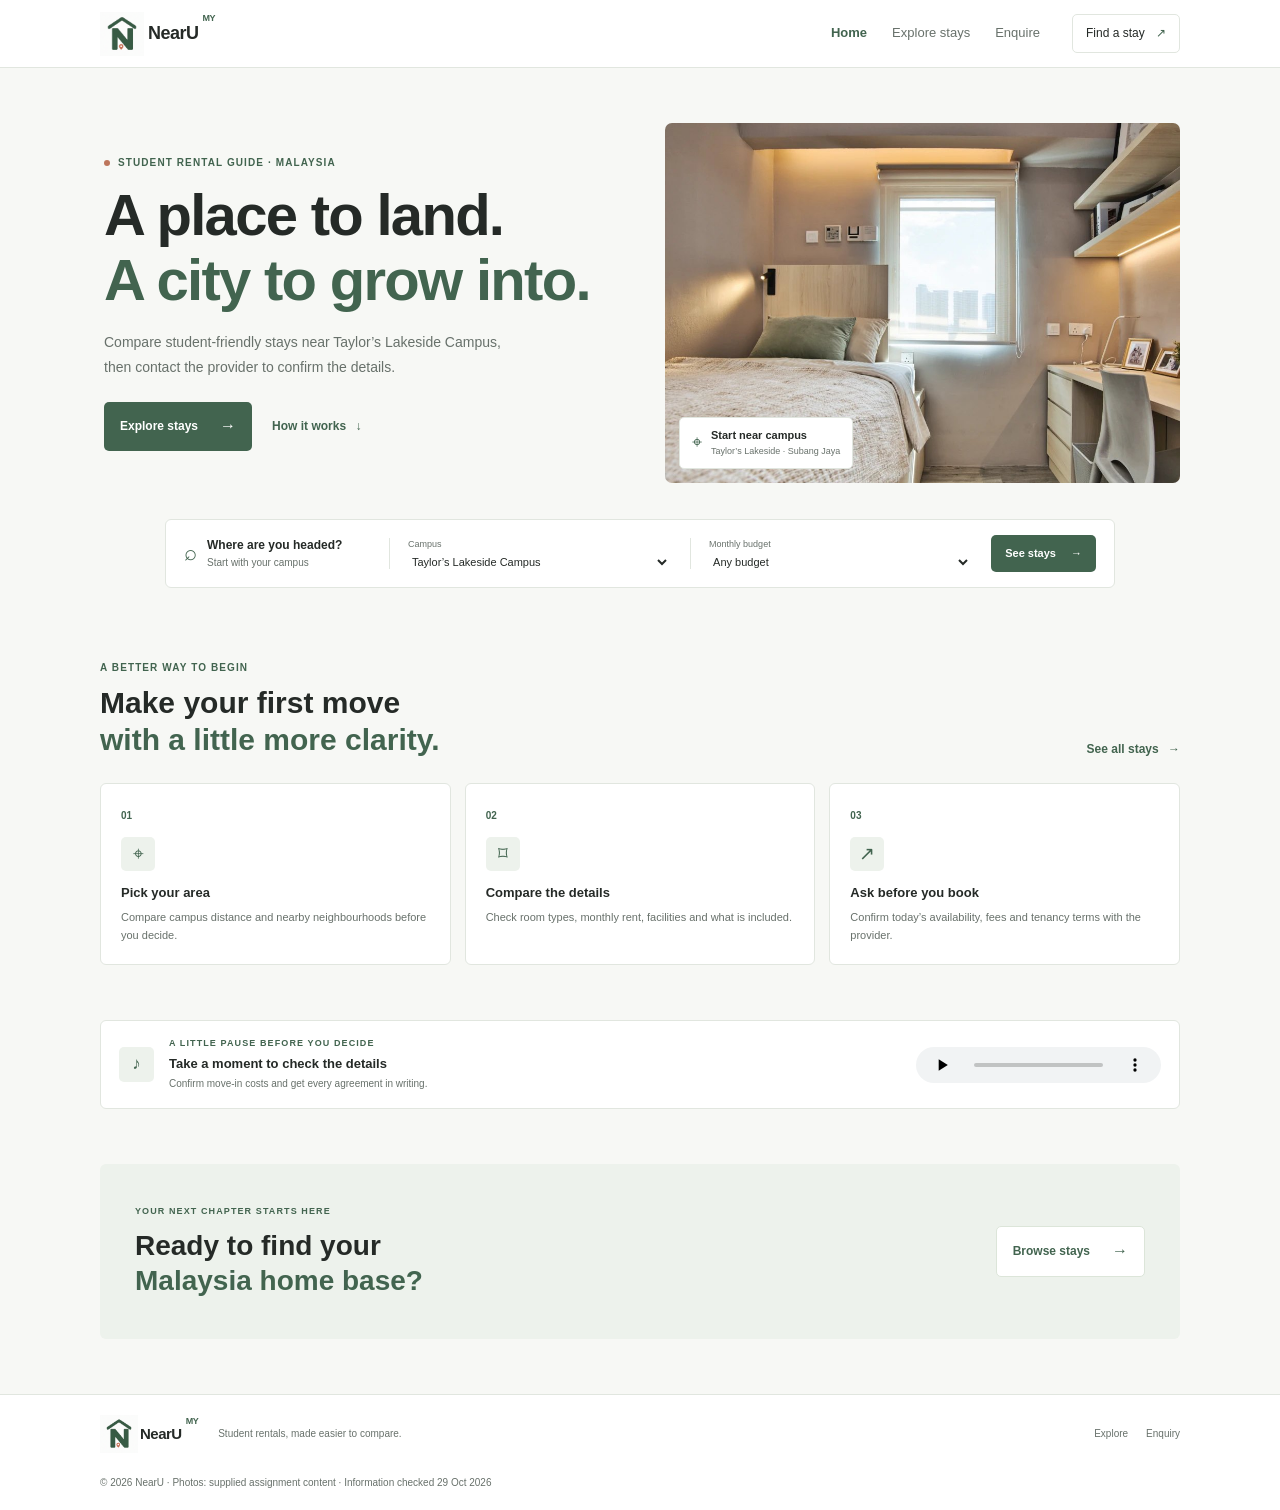
<file: index.html>
<!doctype html>
<html lang="en">
<head>
  <meta charset="utf-8">
  <!-- Render at device width on phones so the media queries in styles.css apply. -->
  <meta name="viewport" content="width=device-width, initial-scale=1">
  <meta name="description" content="A simple guide to student rentals around Taylor's University Lakeside Campus, Malaysia.">
  <title>NearU | Find your place in Malaysia</title>
  <link rel="stylesheet" href="styles.css">
  <link rel="icon" type="image/png" href="media/nearu-symbol.png">
</head>
<body>
  <!-- Shared header (same structure on every page; only the .active link and the CTA text differ).
       The ☰ .menu-toggle button is visible only at ≤600px; app.js toggles .main-nav.open and aria-expanded.
       The logo image has alt="" on purpose: it is decorative and the "NearU" text sits next to it. -->
  <header class="site-header">
    <a class="brand" href="index.html"><img class="brand-mark" src="media/nearu-symbol.png" alt="" width="44" height="44" decoding="async">NearU<span class="brand-country">MY</span></a>
    <button class="menu-toggle" aria-label="Open navigation" aria-expanded="false">☰</button>
    <nav class="main-nav">
      <a class="active" href="index.html">Home</a>
      <a href="stays.html">Explore stays</a>
      <a href="enquiry.html">Enquire</a>
    </nav>
    <a class="nav-cta" href="stays.html">Find a stay <span>↗</span></a>
  </header>

  <main>
    <!-- Hero: two columns (copy | image) on desktop, stacked at ≤600px. -->
    <section class="hero">
      <div class="hero-copy">
        <p class="eyebrow"><span class="eyebrow-dot"></span> STUDENT RENTAL GUIDE · MALAYSIA</p>
        <h1>A place to land.<br><em>A city to grow into.</em></h1>
        <p class="hero-text">Compare student-friendly stays near Taylor’s Lakeside Campus, then contact the provider to confirm the details.</p>
        <div class="hero-actions">
          <a class="button button-dark" href="stays.html">Explore stays <span>→</span></a>
          <!-- Jumps to the #how-it-works section below (smooth scroll is set in CSS). -->
          <a class="text-link" href="#how-it-works">How it works <span>↓</span></a>
        </div>
      </div>
      <div class="hero-visual">
        <img src="media/content-photo-2.jpg" alt="U Residence single room from the supplied accommodation photos">
        <div class="image-tag">
          <span class="tag-icon">⌖</span>
          <div>
            <b>Start near campus</b>
            <small>Taylor’s Lakeside · Subang Jaya</small>
          </div>
        </div>
      </div>
    </section>

    <!-- Quick search: decorative only. The selects have no name and are not wired to JS;
         "See stays" is a plain link, so the chosen budget is not passed to stays.html. -->
    <section class="quick-search" aria-label="Quick search">
      <div class="search-intro">
        <span class="search-icon">⌕</span>
        <div>
          <b>Where are you headed?</b>
          <small>Start with your campus</small>
        </div>
      </div>
      <div class="search-field">
        <label for="campus">Campus</label>
        <select id="campus">
          <option>Taylor’s Lakeside Campus</option>
        </select>
      </div>
      <div class="search-field">
        <label for="budget-home">Monthly budget</label>
        <select id="budget-home">
          <option>Any budget</option>
          <option>Under RM 2,500</option>
          <option>Under RM 3,500</option>
        </select>
      </div>
      <a class="search-submit" href="stays.html">See stays <span>→</span></a>
    </section>

    <!-- How it works: three step cards (3 columns on desktop, 1 column at ≤600px).
         id="how-it-works" is the target of the hero's "How it works" link. -->
    <section class="section" id="how-it-works">
      <div class="section-heading">
        <div>
          <p class="eyebrow">A BETTER WAY TO BEGIN</p>
          <h2>Make your first move<br><em>with a little more clarity.</em></h2>
        </div>
        <a class="text-link" href="stays.html">See all stays <span>→</span></a>
      </div>
      <div class="steps-grid">
        <article class="step-card">
          <span class="step-number">01</span>
          <div class="step-illustration">⌖</div>
          <h3>Pick your area</h3>
          <p>Compare campus distance and nearby neighbourhoods before you decide.</p>
        </article>
        <article class="step-card">
          <span class="step-number">02</span>
          <div class="step-illustration">⌑</div>
          <h3>Compare the details</h3>
          <p>Check room types, monthly rent, facilities and what is included.</p>
        </article>
        <article class="step-card">
          <span class="step-number">03</span>
          <div class="step-illustration">↗</div>
          <h3>Ask before you book</h3>
          <p>Confirm today’s availability, fees and tenancy terms with the provider.</p>
        </article>
      </div>
    </section>

    <!-- preload="none" asks the browser not to preload the audio.
         Text inside <audio> is fallback content for browsers without audio support.
         No transcript or text alternative for the audio is provided here. -->
    <section class="audio-tip">
      <div class="audio-badge">♪</div>
      <div class="audio-copy">
        <p class="eyebrow">A LITTLE PAUSE BEFORE YOU DECIDE</p>
        <h3>Take a moment to check the details</h3>
        <p>Confirm move-in costs and get every agreement in writing.</p>
      </div>
      <audio controls preload="none" aria-label="Short rental safety tip">
        <source src="media/arrival-chime.wav" type="audio/wav">
        Your browser does not support embedded audio.
      </audio>
    </section>

    <!-- Closing call to action: side by side on desktop, stacked at ≤600px. -->
    <section class="home-cta">
      <div>
        <p class="eyebrow">YOUR NEXT CHAPTER STARTS HERE</p>
        <h2>Ready to find your<br><em>Malaysia home base?</em></h2>
      </div>
      <a class="button button-light" href="stays.html">Browse stays <span>→</span></a>
    </section>
  </main>

  <!-- Shared footer. -->
  <footer class="site-footer">
    <a class="brand" href="index.html"><img class="brand-mark" src="media/nearu-symbol.png" alt="" width="44" height="44" decoding="async">NearU<span class="brand-country">MY</span></a>
    <p>Student rentals, made easier to compare.</p>
    <div>
      <a href="stays.html">Explore</a>
      <a href="enquiry.html">Enquiry</a>
    </div>
    <small>© 2026 NearU · Photos: supplied assignment content · Information checked 29 Oct 2026</small>
  </footer>

  <!-- Shared script: menu, filters, save buttons and form validation. Each feature
       checks that its elements exist, so the same file works on every page. -->
  <script src="app.js"></script>
</body>
</html>
</file>
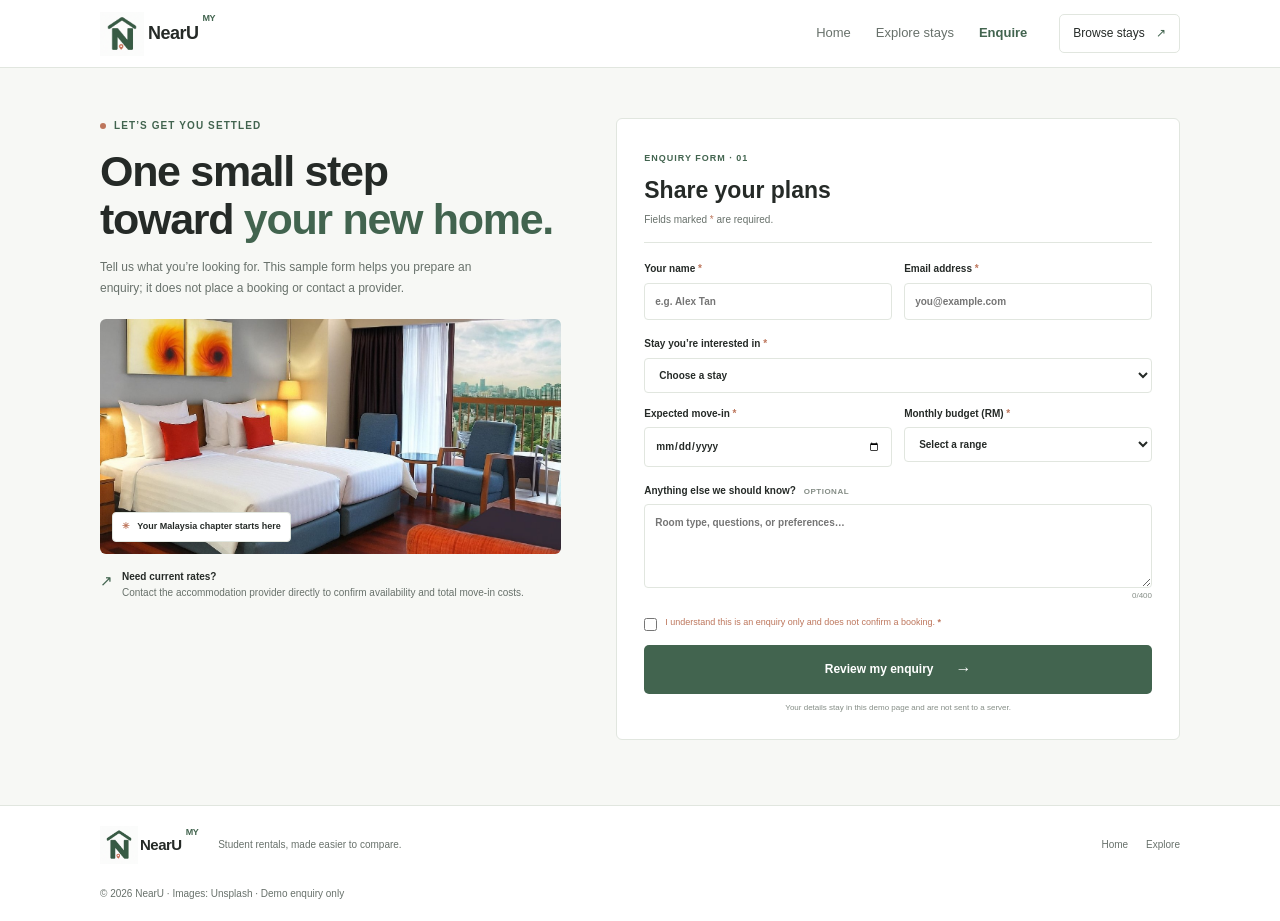
<file: enquiry.html>
<!doctype html>
<html lang="en">
<head>
  <meta charset="utf-8">
  <meta name="viewport" content="width=device-width, initial-scale=1">
  <meta name="description" content="Send a student accommodation enquiry to help plan your move to Malaysia.">
  <title>Enquire | NearU</title>
  <link rel="stylesheet" href="styles.css">
  <link rel="icon" type="image/png" href="media/nearu-symbol.png">
</head>
<body>
  <!-- Shared header (see index.html for notes). -->
  <header class="site-header">
    <a class="brand" href="index.html"><img class="brand-mark" src="media/nearu-symbol.png" alt="" width="44" height="44" decoding="async">NearU<span class="brand-country">MY</span></a>
    <button class="menu-toggle" aria-label="Open navigation" aria-expanded="false">☰</button>
    <nav class="main-nav">
      <a href="index.html">Home</a>
      <a href="stays.html">Explore stays</a>
      <a class="active" href="enquiry.html">Enquire</a>
    </nav>
    <a class="nav-cta" href="stays.html">Browse stays <span>↗</span></a>
  </header>

  <!-- Two columns on desktop (intro | form); at ≤600px the intro sits above the form. -->
  <main class="enquiry-page">
    <section class="enquiry-aside">
      <p class="eyebrow"><span class="eyebrow-dot"></span> LET’S GET YOU SETTLED</p>
      <h1>One small step<br>toward <em>your new home.</em></h1>
      <p>Tell us what you’re looking for. This sample form helps you prepare an enquiry; it does not place a booking or contact a provider.</p>
      <div class="aside-image">
        <img src="media/content-photo-8.jpg" alt="Warm, welcoming apartment interior">
        <div class="image-caption"><span>✳</span> Your Malaysia chapter starts here</div>
      </div>
      <div class="contact-reminder">
        <span>↗</span>
        <p><b>Need current rates?</b><br>Contact the accommodation provider directly to confirm availability and total move-in costs.</p>
      </div>
    </section>

    <section class="form-panel">
      <div class="form-heading">
        <span class="form-step">ENQUIRY FORM · 01</span>
        <h2>Share your plans</h2>
        <p>Fields marked <span class="required-star">*</span> are required.</p>
      </div>

      <!-- Enquiry form. `novalidate` turns off the browser's validation bubbles; app.js validates
           instead and writes messages into each field's <small class="field-error">.
           Each <label> wraps its control and its error element, and app.js finds the error via
           field.closest('label'), so keep that nesting when editing.
           Submitting calls preventDefault: nothing is sent to a server. -->
      <form id="enquiry-form" novalidate>
        <!-- Name + email (two columns on desktop, one at ≤600px).
             Rules: name needs at least 2 characters; email must look like x@y.z. -->
        <div class="form-row">
          <label for="full-name">Your name <span>*</span>
            <input id="full-name" name="name" type="text" autocomplete="name" placeholder="e.g. Alex Tan" required minlength="2">
            <small class="field-error"></small>
          </label>
          <label for="email">Email address <span>*</span>
            <input id="email" name="email" type="email" autocomplete="email" placeholder="you@example.com" required>
            <small class="field-error"></small>
          </label>
        </div>

        <!-- Can be pre-selected from the URL (?stay=…), see app.js 3a.
             The empty-value first option triggers the "required" error. -->
        <label for="stay-choice">Stay you’re interested in <span>*</span>
          <select id="stay-choice" name="stay" required>
            <option value="">Choose a stay</option>
            <option>U Residence</option>
            <option>YOIHO Dorsett Waterfront</option>
            <option>Balcony Studio · Sunway Resort</option>
            <option>I’m still exploring</option>
          </select>
          <small class="field-error"></small>
        </label>

        <!-- Move-in date + budget. app.js sets the date's min to today's local date. -->
        <div class="form-row">
          <label for="move-date">Expected move-in <span>*</span>
            <input id="move-date" name="moveDate" type="date" required>
            <small class="field-error"></small>
          </label>
          <label for="monthly-budget">Monthly budget (RM) <span>*</span>
            <select id="monthly-budget" name="budget" required>
              <option value="">Select a range</option>
              <option>Under RM 2,000</option>
              <option>RM 2,000–2,999</option>
              <option>RM 3,000–4,000</option>
              <option>Above RM 4,000</option>
              <option>Flexible</option>
            </select>
            <small class="field-error"></small>
          </label>
        </div>

        <!-- Optional message: the browser enforces maxlength="400"; app.js updates #char-count live. -->
        <label for="message">Anything else we should know? <small class="optional-label">OPTIONAL</small>
          <textarea id="message" name="message" rows="4" maxlength="400" placeholder="Room type, questions, or preferences…"></textarea>
          <small class="character-count"><span id="char-count">0</span>/400</small>
        </label>

        <!-- Consent must be checked to submit. Its error goes in #consent-error, which sits outside
             the label, so app.js handles it separately from the other fields. -->
        <label class="consent">
          <input type="checkbox" id="consent" required>
          <span>I understand this is an enquiry only and does not confirm a booking. <b>*</b></span>
        </label>
        <small class="field-error" id="consent-error"></small>

        <button class="button button-dark submit-button" type="submit">Review my enquiry <span>→</span></button>
        <p class="privacy-note">Your details stay in this demo page and are not sent to a server.</p>

        <!-- Success message: hidden until a valid submit (CSS .form-success[hidden] keeps it hidden).
             role="status" makes screen readers announce it when it appears. -->
        <div class="form-success" id="form-success" role="status" hidden>
          <span>✓</span>
          <div>
            <b>Enquiry details look good.</b>
            <p>This demo does not send your information. Please contact the provider to confirm current details.</p>
          </div>
        </div>
      </form>
    </section>
  </main>

  <!-- Shared footer. -->
  <footer class="site-footer">
    <a class="brand" href="index.html"><img class="brand-mark" src="media/nearu-symbol.png" alt="" width="44" height="44" decoding="async">NearU<span class="brand-country">MY</span></a>
    <p>Student rentals, made easier to compare.</p>
    <div>
      <a href="index.html">Home</a>
      <a href="stays.html">Explore</a>
    </div>
    <small>© 2026 NearU · Images: Unsplash · Demo enquiry only</small>
  </footer>

  <script src="app.js"></script>
</body>
</html>
</file>
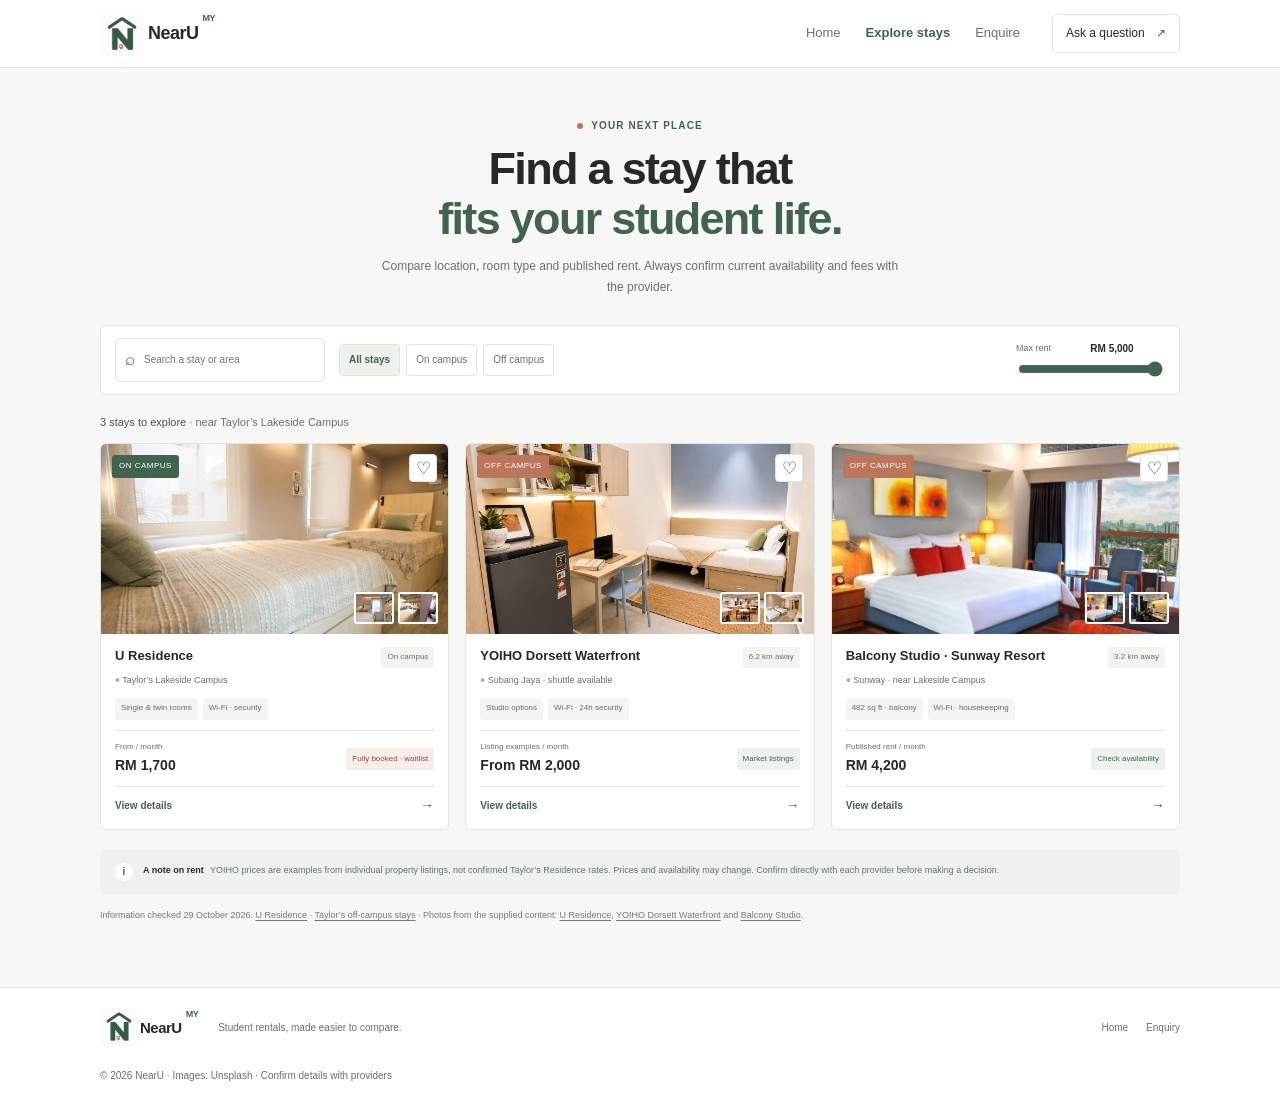
<file: stays.html>
<!doctype html>
<html lang="en">
<head>
  <meta charset="utf-8">
  <meta name="viewport" content="width=device-width, initial-scale=1">
  <meta name="description" content="Browse and filter student accommodation near Taylor's Lakeside Campus.">
  <title>Explore stays | NearU</title>
  <link rel="stylesheet" href="styles.css">
  <link rel="icon" type="image/png" href="media/nearu-symbol.png">
</head>
<body>
  <!-- Shared header (see index.html for notes). -->
  <header class="site-header">
    <a class="brand" href="index.html"><img class="brand-mark" src="media/nearu-symbol.png" alt="" width="44" height="44" decoding="async">NearU<span class="brand-country">MY</span></a>
    <button class="menu-toggle" aria-label="Open navigation" aria-expanded="false">☰</button>
    <nav class="main-nav">
      <a href="index.html">Home</a>
      <a class="active" href="stays.html">Explore stays</a>
      <a href="enquiry.html">Enquire</a>
    </nav>
    <a class="nav-cta" href="enquiry.html">Ask a question <span>↗</span></a>
  </header>

  <main class="listing-page">
    <section class="listing-intro">
      <p class="eyebrow"><span class="eyebrow-dot"></span> YOUR NEXT PLACE</p>
      <h1>Find a stay that<br><em>fits your student life.</em></h1>
      <p>Compare location, room type and published rent. Always confirm current availability and fees with the provider.</p>
    </section>

    <!-- Filter toolbar, driven by app.js. Results update as you type or drag; there is no submit button.
         - #stay-search:  keyword search against each card's data-search
         - .filter-chip:  filter by data-filter (all / on / off)
         - #budget-range: max monthly rent, 1500–5000 in steps of 100; updates #budget-label -->
    <section class="listing-toolbar">
      <label class="listing-search">
        <span>⌕</span>
        <input id="stay-search" type="search" placeholder="Search a stay or area" aria-label="Search stays">
      </label>
      <div class="filter-group" role="group" aria-label="Filter by accommodation type">
        <button class="filter-chip selected" data-filter="all">All stays</button>
        <button class="filter-chip" data-filter="on">On campus</button>
        <button class="filter-chip" data-filter="off">Off campus</button>
      </div>
      <label class="budget-filter">
        Max rent <b id="budget-label">RM 5,000</b>
        <input type="range" id="budget-range" min="1500" max="5000" step="100" value="5000" aria-label="Maximum monthly rent">
      </label>
    </section>

    <!-- app.js rewrites #result-count on load ("1 stay" / "N stays"). -->
    <p class="results-line"><span id="result-count">3 stays</span> to explore <span class="results-campus">· near Taylor’s Lakeside Campus</span></p>

    <!-- Stay cards. The data-* attributes are what app.js filters on, so every new card needs:
           data-type="on|off"  on-campus / off-campus
           data-price          monthly rent as a number; keep it in sync with the price shown on the card
           data-search         lowercase keywords
         Each card has a main photo, two thumbnails (display only), a type label and a save button (♡/♥).
         "View details" links pass ?stay=… so enquiry.html can pre-select that stay. -->
    <section class="stay-grid" id="stay-grid">
      <article class="stay-card" data-type="on" data-price="1700" data-search="u residence taylors lakeside campus on campus twin single">
        <div class="stay-image">
          <img src="media/content-photo-1.jpg" alt="U Residence twin bedroom">
          <div class="stay-thumbs" aria-label="More U Residence photos">
            <img src="media/content-photo-2.jpg" alt="U Residence single room">
            <img src="media/content-photo-3.jpg" alt="U Residence en-suite room">
          </div>
          <span class="stay-label">ON CAMPUS</span>
          <button class="save-button" aria-label="Save U Residence" aria-pressed="false">♡</button>
        </div>
        <div class="stay-details">
          <div class="stay-title-row">
            <h2>U Residence</h2>
            <span class="distance">On campus</span>
          </div>
          <p class="stay-location">⌖ Taylor’s Lakeside Campus</p>
          <div class="stay-tags">
            <span>Single & twin rooms</span>
            <span>Wi-Fi · security</span>
          </div>
          <div class="stay-price">
            <div>
              <small>From / month</small>
              <b>RM 1,700</b>
            </div>
            <span class="availability unavailable">Fully booked · waitlist</span>
          </div>
          <a class="card-link" href="enquiry.html?stay=U%20Residence">View details <span>→</span></a>
        </div>
      </article>

      <article class="stay-card" data-type="off" data-price="2000" data-search="yoiho dorsett waterfront subang studio off campus shuttle kitchenette">
        <div class="stay-image">
          <img src="media/content-photo-4.jpg" alt="YOIHO furnished room">
          <div class="stay-thumbs" aria-label="More YOIHO Dorsett Waterfront photos">
            <img src="media/content-photo-5.jpg" alt="YOIHO shared kitchen and dining space">
            <img src="media/content-photo-6.jpg" alt="YOIHO twin room">
          </div>
          <span class="stay-label label-terracotta">OFF CAMPUS</span>
          <button class="save-button" aria-label="Save YOIHO Dorsett Waterfront" aria-pressed="false">♡</button>
        </div>
        <div class="stay-details">
          <div class="stay-title-row">
            <h2>YOIHO Dorsett Waterfront</h2>
            <span class="distance">6.2 km away</span>
          </div>
          <p class="stay-location">⌖ Subang Jaya · shuttle available</p>
          <div class="stay-tags">
            <span>Studio options</span>
            <span>Wi-Fi · 24h security</span>
          </div>
          <div class="stay-price">
            <div>
              <small>Listing examples / month</small>
              <b>From RM 2,000</b>
            </div>
            <span class="availability estimate">Market listings</span>
          </div>
          <a class="card-link" href="enquiry.html?stay=YOIHO%20Dorsett%20Waterfront">View details <span>→</span></a>
        </div>
      </article>

      <article class="stay-card" data-type="off" data-price="4200" data-search="balcony studio sunway resort hotel off campus sunway single">
        <div class="stay-image">
          <img src="media/content-photo-7.jpg" alt="Balcony Studio at Sunway Resort Hotel">
          <div class="stay-thumbs" aria-label="More Balcony Studio photos">
            <img src="media/content-photo-8.jpg" alt="Balcony Studio room view">
            <img src="media/content-photo-9.jpg" alt="Balcony Studio kitchenette">
          </div>
          <span class="stay-label label-terracotta">OFF CAMPUS</span>
          <button class="save-button" aria-label="Save Balcony Studio at Sunway Resort Hotel" aria-pressed="false">♡</button>
        </div>
        <div class="stay-details">
          <div class="stay-title-row">
            <h2>Balcony Studio · Sunway Resort</h2>
            <span class="distance">3.2 km away</span>
          </div>
          <p class="stay-location">⌖ Sunway · near Lakeside Campus</p>
          <div class="stay-tags">
            <span>482 sq ft · balcony</span>
            <span>Wi-Fi · housekeeping</span>
          </div>
          <div class="stay-price">
            <div>
              <small>Published rent / month</small>
              <b>RM 4,200</b>
            </div>
            <span class="availability estimate">Check availability</span>
          </div>
          <!-- ?stay=Balcony%20Studio matches the option "Balcony Studio · Sunway Resort" by prefix. -->
          <a class="card-link" href="enquiry.html?stay=Balcony%20Studio">View details <span>→</span></a>
        </div>
      </article>
    </section>

    <!-- Empty state: hidden by default; app.js shows it when no card matches the filters. -->
    <div id="empty-state" class="empty-state" hidden>
      <span>⌕</span>
      <h2>No stays match those filters</h2>
      <p>Try a different keyword or increase your maximum rent.</p>
    </div>

    <aside class="price-note">
      <span>i</span>
      <p><b>A note on rent</b> YOIHO prices are examples from individual property listings, not confirmed Taylor’s Residence rates. Prices and availability may change. Confirm directly with each provider before making a decision.</p>
    </aside>

    <!-- Source links open in a new tab. rel="noreferrer" stops the new page from reaching
         this one through window.opener and also omits the Referer header. -->
    <section class="source-line">
      <p>
        Information checked 29 October 2026.
        <a href="https://residence.taylors.edu.my/accommodations/on-campus/u-residence" target="_blank" rel="noreferrer">U Residence</a> ·
        <a href="https://residence.taylors.edu.my/accommodations/off-campus" target="_blank" rel="noreferrer">Taylor’s off-campus stays</a> ·
        Photos from the supplied content:
        <a href="https://residence.taylors.edu.my/accommodations/on-campus/u-residence" target="_blank" rel="noreferrer">U Residence</a>,
        <a href="https://residence.taylors.edu.my/accommodations/off-campus" target="_blank" rel="noreferrer">YOIHO Dorsett Waterfront</a> and
        <a href="https://university.taylors.edu.my/en/student-life/support-and-services/accommodation.html" target="_blank" rel="noreferrer">Balcony Studio</a>.
      </p>
    </section>
  </main>

  <!-- Shared footer. -->
  <footer class="site-footer">
    <a class="brand" href="index.html"><img class="brand-mark" src="media/nearu-symbol.png" alt="" width="44" height="44" decoding="async">NearU<span class="brand-country">MY</span></a>
    <p>Student rentals, made easier to compare.</p>
    <div>
      <a href="index.html">Home</a>
      <a href="enquiry.html">Enquiry</a>
    </div>
    <small>© 2026 NearU · Images: Unsplash · Confirm details with providers</small>
  </footer>

  <script src="app.js"></script>
</body>
</html>
</file>
<file: styles.css>
/* =========================================================================
   NearU stylesheet
   Shared by index.html, stays.html and enquiry.html.

   Layout model: desktop-first. Base rules target wide screens.
   Media queries use three max-width breakpoints:
     ≤1150px  small desktop / landscape tablet
     ≤800px   portrait tablet
     ≤600px   phone
   ========================================================================= */

/* ---------- Design tokens ----------
   Shared palette and font stack. --green is the primary colour,
   --orange the accent, --muted secondary text, and --line borders.
   Some component colours are defined directly in their rules below. */
:root {
  --ink: #252a27;
  --muted: #68716b;
  --paper: #f7f8f5;
  --white: #fff;
  --green: #42644f;
  --green-light: #edf2ec;
  --orange: #bd765c;
  --line: #e1e6df;
  --sans: Arial,Helvetica,sans-serif;
}

/* ---------- Base reset ----------
   border-box makes padding and borders count toward an element's width.
   smooth scrolling animates in-page anchor links such as #how-it-works.
   Form controls do not inherit the page font by default, so it is forced. */
* {
  box-sizing: border-box;
}
html {
  scroll-behavior: smooth;
}
body {
  margin: 0;
  background: var(--paper);
  color: var(--ink);
  font-family: var(--sans);
  font-size: 15px;
  line-height: 1.55;
}
a {
  color: inherit;
  text-decoration: none;
}
button,
input,
select,
textarea {
  font: inherit;
}

/* =========================================================================
   Header and navigation (all pages)
   Side padding is max((100vw - 1080px) / 2, 5vw): on wide screens content
   lines up with the centred 1080px column, on narrow screens it keeps a
   5vw gutter. margin-left: auto on .main-nav pushes the links to the right.
   ========================================================================= */
.site-header {
  height: 68px;
  padding: 0 max(calc((100vw - 1080px)/2),5vw);
  display: flex;
  align-items: center;
  gap: 32px;
  background: var(--white);
  border-bottom: 1px solid var(--line);
}
.brand {
  display: inline-flex;
  align-items: center;
  font-weight: 700;
  font-size: 18px;
  letter-spacing: -.5px;
  flex-shrink: 0;
}

/* Shared image logo; footer and phone sizes are defined in their sections. */
.brand .brand-mark {
  display: block;
  place-items: center;
  color: white;
  font-size: 17px;
  width: 44px;
  height: 44px;
  flex-shrink: 0;
  object-fit: contain;
  margin-right: 4px;
  padding: 0;
  background: transparent;
  border: 0;
  border-radius: 0;
}
.brand-country {
  align-self: flex-start;
  margin: 0 0 0 4px;
  color: var(--green);
  font-size: 9px;
}
.main-nav {
  display: flex;
  gap: 25px;
  margin-left: auto;
}
.main-nav a {
  color: var(--muted);
  font-size: 13px;
}

/* The current page link has class="active" in the HTML. */
.main-nav a:hover,
.main-nav a.active {
  color: var(--green);
  font-weight: 700;
}
.nav-cta {
  padding: 9px 13px;
  border: 1px solid var(--line);
  border-radius: 5px;
  font-size: 12px;
}
.nav-cta span {
  color: var(--green);
  margin-left: 8px;
}

/* Hamburger button: hidden on desktop, shown at ≤600px (see phone media query).
   Its click behaviour lives in app.js. */
.menu-toggle {
  display: none;
  border: 0;
  background: none;
  font-size: 21px;
}

/* ---------- Eyebrow labels ----------
   Small uppercase green label above headings, optionally with an orange dot. */
.eyebrow {
  font-size: 10px;
  letter-spacing: 1.1px;
  font-weight: 700;
  color: var(--green);
  margin: 0 0 13px;
  display: flex;
  align-items: center;
  gap: 8px;
}
.eyebrow-dot {
  width: 6px;
  height: 6px;
  background: var(--orange);
  border-radius: 50%;
  display: inline-block;
}

/* =========================================================================
   Home page – hero
   Two equal columns (copy | image) on desktop; stacks vertically at ≤600px.
   The h1 size uses clamp() to scale smoothly with the viewport, but the
   ≤800px and ≤600px media queries replace it with fixed sizes.
   ========================================================================= */
.hero {
  max-width: 1080px;
  margin: 0 auto;
  padding: 55px 0 36px;
  display: grid;
  grid-template-columns: 1fr 1fr;
  gap: 50px;
  align-items: center;
}
.hero-copy {
  padding: 0 0 0 4px;
}
.hero h1,
.listing-intro h1,
.enquiry-aside h1 {
  font-weight: 700;
  font-size: clamp(38px,4.7vw,58px);
  line-height: 1.12;
  letter-spacing: -1.7px;
  margin: 0 0 17px;
}

/* <em> inside headings is used as a green highlight, not italics. */
.hero h1 em,
.listing-intro h1 em,
.enquiry-aside h1 em,
.section-heading h2 em,
.home-cta h2 em {
  font-style: normal;
  color: var(--green);
}
.hero-text {
  color: var(--muted);
  max-width: 410px;
  font-size: 14px;
  line-height: 1.75;
  margin: 0 0 23px;
}
.hero-actions {
  display: flex;
  align-items: center;
  gap: 20px;
}

/* ---------- Buttons ----------
   .button-dark: green, primary action. .button-light: white, for use on
   tinted backgrounds (defined with the home CTA below). */
.button {
  display: inline-flex;
  align-items: center;
  gap: 22px;
  border: 0;
  border-radius: 5px;
  padding: 12px 16px;
  font-size: 12px;
  font-weight: 600;
  cursor: pointer;
}
.button-dark {
  background: var(--green);
  color: white;
}
.button-dark:hover {
  background: #34523f;
}
.button span {
  font-size: 16px;
}
.text-link {
  font-size: 12px;
  font-weight: 600;
  color: var(--green);
}
.text-link span {
  margin-left: 6px;
}

/* Hero image: fixed height with object-fit: cover, so the photo is cropped
   to fill the box. .image-tag is the card floating over the bottom-left corner. */
.hero-visual {
  height: 360px;
  position: relative;
}
.hero-visual>img {
  width: 100%;
  height: 100%;
  object-fit: cover;
  border-radius: 7px;
}
.image-tag {
  position: absolute;
  bottom: 14px;
  left: 14px;
  background: white;
  border: 1px solid var(--line);
  border-radius: 5px;
  padding: 9px 12px;
  display: flex;
  align-items: center;
  gap: 9px;
}
.tag-icon {
  font-size: 18px;
  color: var(--green);
}
.image-tag b,
.image-tag small {
  display: block;
}
.image-tag b {
  font-size: 11px;
}
.image-tag small {
  font-size: 9px;
  color: var(--muted);
  margin-top: 1px;
}

/* =========================================================================
   Home page – quick search bar
   A row on desktop; a two-column grid at ≤600px.
   Note: the selects are decorative. "See stays" is a plain link and the
   chosen budget is not passed to stays.html.
   ========================================================================= */
.quick-search {
  max-width: 950px;
  margin: 0 auto;
  background: white;
  border: 1px solid var(--line);
  border-radius: 6px;
  padding: 15px 18px;
  display: flex;
  align-items: center;
  gap: 20px;
}
.search-intro {
  display: flex;
  align-items: center;
  gap: 10px;
  min-width: 185px;
}
.search-icon {
  font-size: 22px;
  color: var(--green);
}
.search-intro b,
.search-intro small {
  display: block;
}
.search-intro b {
  font-size: 12px;
}
.search-intro small {
  font-size: 10px;
  color: var(--muted);
}
.search-field {
  border-left: 1px solid var(--line);
  padding-left: 18px;
  display: grid;
  gap: 3px;
  flex: 1;
}
.search-field label {
  font-size: 9px;
  color: var(--muted);
}
.search-field select {
  border: 0;
  padding: 0;
  background: white;
  font-size: 11px;
  color: var(--ink);
  outline: 0;
}
.search-submit {
  background: var(--green);
  color: white;
  border-radius: 5px;
  padding: 10px 14px;
  font-size: 11px;
  font-weight: 600;
  white-space: nowrap;
}
.search-submit span {
  margin-left: 12px;
}

/* =========================================================================
   Home page – generic section and "how it works" steps
   .steps-grid is three equal columns on desktop and one column at ≤600px,
   where each card switches to an icon | text grid.
   ========================================================================= */
.section {
  max-width: 1080px;
  margin: 0 auto;
  padding: 72px 0 55px;
}
.section-heading {
  display: flex;
  justify-content: space-between;
  align-items: end;
  margin-bottom: 24px;
}
.section-heading .eyebrow {
  margin-bottom: 8px;
}
.section-heading h2,
.home-cta h2 {
  font-weight: 700;
  font-size: 30px;
  line-height: 1.25;
  margin: 0;
}
.steps-grid {
  display: grid;
  grid-template-columns: repeat(3,1fr);
  gap: 14px;
}
.step-card {
  background: white;
  border: 1px solid var(--line);
  padding: 18px 20px 20px;
  border-radius: 6px;
  min-height: 176px;
  position: relative;
}
.step-number {
  color: var(--green);
  font-size: 10px;
  font-weight: 700;
}
.step-illustration {
  width: 34px;
  height: 34px;
  margin: 12px 0;
  background: var(--green-light);
  color: var(--green);
  border-radius: 5px;
  display: grid;
  place-items: center;
  font-size: 19px;
}
.step-card h3 {
  font-size: 13px;
  margin: 0 0 5px;
}
.step-card p {
  color: var(--muted);
  font-size: 11px;
  line-height: 1.65;
  margin: 0;
}

/* ---------- Home page – audio tip ----------
   Row layout with a 245px player; at ≤600px the player wraps onto its own
   full-width line. */
.audio-tip {
  max-width: 1080px;
  margin: 0 auto 55px;
  background: white;
  border: 1px solid var(--line);
  border-radius: 6px;
  display: flex;
  align-items: center;
  padding: 16px 18px;
  gap: 15px;
}
.audio-badge {
  width: 35px;
  height: 35px;
  display: grid;
  place-items: center;
  border-radius: 5px;
  background: var(--green-light);
  color: var(--green);
  font-size: 17px;
}
.audio-copy {
  flex: 1;
}
.audio-copy .eyebrow {
  margin: 0 0 3px;
  font-size: 9px;
}
.audio-copy h3 {
  margin: 0;
  font-size: 13px;
}
.audio-copy p:last-child {
  margin: 2px 0 0;
  color: var(--muted);
  font-size: 10px;
}
.audio-tip audio {
  width: 245px;
  height: 36px;
}

/* ---------- Home page – closing call to action ----------
   Heading and button side by side on desktop; stacked at ≤600px. */
.home-cta {
  max-width: 1080px;
  margin: 0 auto 55px;
  background: var(--green-light);
  border-radius: 6px;
  min-height: 175px;
  padding: 30px 35px;
  display: flex;
  justify-content: space-between;
  align-items: center;
}
.home-cta .eyebrow {
  font-size: 9px;
  margin-bottom: 9px;
}
.home-cta h2 {
  font-size: 28px;
}
.button-light {
  background: white;
  color: var(--green);
  border: 1px solid #dce5d9;
}

/* =========================================================================
   Footer (all pages)
   Wraps onto multiple lines; the copyright <small> is forced onto its own
   line with width: 100%.
   ========================================================================= */
.site-footer {
  border-top: 1px solid var(--line);
  background: white;
  padding: 20px max(calc((100vw - 1080px)/2),5vw);
  display: flex;
  align-items: center;
  gap: 20px;
  flex-wrap: wrap;
}
.site-footer .brand {
  font-size: 15px;
}
.site-footer .brand .brand-mark {
  width: 38px;
  height: 38px;
  margin-right: 2px;
  font-size: 15px;
}
.site-footer p {
  color: var(--muted);
  font-size: 10px;
  margin: 0;
}
.site-footer>div {
  display: flex;
  gap: 18px;
  margin-left: auto;
}
.site-footer>div a,
.site-footer small {
  font-size: 10px;
  color: var(--muted);
}
.site-footer small {
  width: 100%;
  margin-top: 2px;
}

/* =========================================================================
   Stays page (stays.html)
   ========================================================================= */
.listing-page {
  max-width: 1080px;
  margin: 0 auto;
  padding: 50px 0 65px;
}
.listing-intro {
  text-align: center;
  max-width: 620px;
  margin: 0 auto 28px;
}
.listing-intro .eyebrow {
  justify-content: center;
  margin-bottom: 10px;
}
.listing-intro h1 {
  font-size: 45px;
  margin-bottom: 12px;
}
.listing-intro>p:last-child {
  color: var(--muted);
  max-width: 520px;
  margin: 0 auto;
  font-size: 12px;
  line-height: 1.7;
}

/* ---------- Filter toolbar ----------
   Search box, type chips and budget slider in one row. Wraps at ≤800px;
   each control gets its own full-width row at ≤600px. */
.listing-toolbar {
  background: white;
  border: 1px solid var(--line);
  border-radius: 6px;
  padding: 12px 14px;
  display: flex;
  align-items: center;
  gap: 14px;
}
.listing-search {
  border: 1px solid var(--line);
  border-radius: 4px;
  padding: 8px 9px;
  display: flex;
  align-items: center;
  gap: 7px;
  width: 210px;
}
.listing-search span {
  font-size: 17px;
  color: var(--green);
}
.listing-search input {
  border: 0;
  outline: 0;
  width: 100%;
  font-size: 10px;
}
.filter-group {
  display: flex;
  gap: 6px;
}

/* Type filter chips. app.js moves the .selected class; selected and hover look the same. */
.filter-chip {
  background: white;
  border: 1px solid var(--line);
  border-radius: 4px;
  padding: 7px 9px;
  font-size: 10px;
  color: var(--muted);
  cursor: pointer;
}
.filter-chip.selected,
.filter-chip:hover {
  background: var(--green-light);
  border-color: #dce5d9;
  color: var(--green);
  font-weight: 600;
}

/* Budget slider: label and value on top, slider spanning both columns below.
   accent-color tints the native range input with the brand green. */
.budget-filter {
  margin-left: auto;
  display: grid;
  grid-template-columns: auto auto;
  gap: 3px 8px;
  align-items: center;
  font-size: 9px;
  color: var(--muted);
}
.budget-filter b {
  color: var(--ink);
  font-size: 10px;
}
.budget-filter input {
  grid-column: 1/3;
  width: 145px;
  accent-color: var(--green);
}

/* Result count line ("3 stays to explore"); the number is written by app.js. */
.results-line {
  font-size: 11px;
  color: #4f544c;
  margin: 19px 0 12px;
}
.results-campus {
  color: var(--muted);
}

/* ---------- Stay cards ----------
   3 columns on desktop → 2 at ≤800px → 1 at ≤600px. minmax(0, 1fr) stops
   long titles from stretching a column. Filtered-out cards are hidden with
   the `hidden` attribute, which works because .stay-card sets no display. */
.stay-grid {
  display: grid;
  grid-template-columns: repeat(3,minmax(0,1fr));
  gap: 16px;
}

/* .stay-image is the positioning context: the label, save button and
   thumbnails are absolutely positioned on top of the photo. */
.stay-card {
  background: white;
  border: 1px solid var(--line);
  border-radius: 6px;
  overflow: hidden;
}
.stay-image {
  height: 190px;
  position: relative;
}
.stay-image>img {
  width: 100%;
  height: 100%;
  object-fit: cover;
}
.stay-thumbs {
  position: absolute;
  right: 10px;
  bottom: 10px;
  display: flex;
  gap: 4px;
}
.stay-thumbs img {
  width: 40px;
  height: 32px;
  object-fit: cover;
  border: 2px solid white;
  border-radius: 3px;
}
.stay-label {
  position: absolute;
  left: 11px;
  top: 11px;
  background: var(--green);
  color: white;
  font-size: 8px;
  letter-spacing: .5px;
  border-radius: 3px;
  padding: 5px 7px;
}
.label-terracotta {
  background: var(--orange);
}

/* Save button. app.js sets aria-pressed="true" when saved, and the rule below
   uses that attribute as its style hook, so the visual and accessible states
   always match. */
.save-button {
  position: absolute;
  right: 11px;
  top: 10px;
  border: 1px solid var(--line);
  background: white;
  width: 28px;
  height: 28px;
  border-radius: 4px;
  font-size: 17px;
  color: #3d473d;
  cursor: pointer;
}
.save-button[aria-pressed=true] {
  background: var(--orange);
  color: white;
}
.stay-details {
  padding: 13px 14px 12px;
}
.stay-title-row {
  display: flex;
  align-items: start;
  justify-content: space-between;
  gap: 7px;
}
.stay-title-row h2 {
  font-size: 13px;
  line-height: 1.35;
  margin: 0;
  font-weight: 700;
}
.distance {
  white-space: nowrap;
  background: #f2f4f0;
  border-radius: 3px;
  padding: 4px 6px;
  font-size: 8px;
  color: var(--muted);
}
.stay-location {
  margin: 6px 0 10px;
  color: var(--muted);
  font-size: 9px;
}
.stay-tags {
  display: flex;
  gap: 5px;
  flex-wrap: wrap;
  min-height: 22px;
}
.stay-tags span {
  background: #f3f5f2;
  border-radius: 3px;
  padding: 4px 6px;
  color: #666d64;
  font-size: 8px;
}
.stay-price {
  border-top: 1px solid var(--line);
  margin-top: 10px;
  padding-top: 10px;
  display: flex;
  justify-content: space-between;
  align-items: center;
  gap: 5px;
}
.stay-price small,
.stay-price b {
  display: block;
}
.stay-price small {
  font-size: 8px;
  color: var(--muted);
}
.stay-price b {
  font-size: 14px;
  margin-top: 2px;
}

/* Availability badges: .unavailable (fully booked) and .estimate (indicative price). */
.availability {
  font-size: 8px;
  border-radius: 3px;
  padding: 5px 6px;
}
.unavailable {
  color: #8d4d39;
  background: #f7eee9;
}
.estimate {
  color: #42644f;
  background: var(--green-light);
}
.card-link {
  display: flex;
  justify-content: space-between;
  align-items: center;
  border-top: 1px solid var(--line);
  margin-top: 9px;
  padding-top: 8px;
  font-size: 10px;
  font-weight: 600;
  color: var(--green);
}
.card-link span {
  font-size: 14px;
}

/* ---------- Price note and sources ----------
   Note: text here is only 8–9px, which is hard to read and below common
   accessibility recommendations. */
.price-note {
  display: flex;
  align-items: start;
  gap: 10px;
  background: var(--green-light);
  border-radius: 5px;
  padding: 13px 15px;
  margin: 20px 0 15px;
}
.price-note>span {
  width: 18px;
  height: 18px;
  flex: none;
  border-radius: 50%;
  display: grid;
  place-items: center;
  background: white;
  color: var(--green);
  font-size: 10px;
  font-weight: 700;
}
.price-note p {
  font-size: 9px;
  color: var(--muted);
  line-height: 1.65;
  margin: 0;
}
.price-note b {
  color: var(--ink);
  margin-right: 4px;
}
.source-line {
  font-size: 9px;
  color: #727a73;
}
.source-line p {
  margin: 0;
}
.source-line a {
  text-decoration: underline;
  text-underline-offset: 2px;
}

/* Empty state: starts with the `hidden` attribute; app.js shows it when no card matches. */
.empty-state {
  text-align: center;
  padding: 45px 20px;
}
.empty-state>span {
  font-size: 25px;
  color: var(--green);
}
.empty-state h2 {
  font-size: 18px;
}
.empty-state p {
  font-size: 11px;
  color: var(--muted);
}

/* =========================================================================
   Enquiry page (enquiry.html)
   Two columns (intro .9fr | form 1.1fr) on desktop; a single column at
   ≤600px with the intro above the form.
   ========================================================================= */
.enquiry-page {
  max-width: 1080px;
  margin: 0 auto;
  padding: 50px 0 65px;
  display: grid;
  grid-template-columns: .9fr 1.1fr;
  gap: 55px;
  align-items: start;
}
.enquiry-aside h1 {
  font-size: 43px;
  letter-spacing: -1.3px;
  margin-bottom: 14px;
}
.enquiry-aside>p:not(.eyebrow) {
  font-size: 12px;
  line-height: 1.75;
  color: var(--muted);
  max-width: 400px;
  margin-bottom: 20px;
}
.aside-image {
  height: 235px;
  position: relative;
}
.aside-image img {
  width: 100%;
  height: 100%;
  object-fit: cover;
  border-radius: 6px;
}
.image-caption {
  position: absolute;
  left: 12px;
  bottom: 12px;
  background: white;
  border: 1px solid var(--line);
  border-radius: 4px;
  padding: 7px 9px;
  font-size: 9px;
  font-weight: 600;
}
.image-caption span {
  color: var(--orange);
  margin-right: 5px;
}
.contact-reminder {
  display: flex;
  gap: 9px;
  align-items: start;
  margin-top: 15px;
}
.contact-reminder>span {
  color: var(--green);
  font-size: 15px;
}
.contact-reminder p {
  font-size: 10px;
  color: var(--muted);
  line-height: 1.65;
  margin: 0;
}
.contact-reminder b {
  color: var(--ink);
}

/* ---------- Form panel ---------- */
.form-panel {
  background: white;
  border: 1px solid var(--line);
  border-radius: 6px;
  padding: 25px 27px;
}
.form-heading {
  border-bottom: 1px solid var(--line);
  padding-bottom: 15px;
  margin-bottom: 18px;
}
.form-step {
  font-size: 9px;
  letter-spacing: 1px;
  color: var(--green);
  font-weight: 700;
}
.form-heading h2 {
  font-size: 23px;
  margin: 6px 0 3px;
}
.form-heading p {
  color: var(--muted);
  font-size: 10px;
  margin: 0;
}
.required-star,
.form-panel label>span {
  color: var(--orange);
}

/* Required text, date and select fields wrap their control and error in a label.
   The consent error is outside its label; the optional message has no error.
   .form-row uses two columns, switching to one at ≤600px. */
.form-panel form>label,
.form-row>label {
  display: block;
  font-size: 10px;
  font-weight: 600;
  margin-bottom: 13px;
}
.form-row {
  display: grid;
  grid-template-columns: 1fr 1fr;
  gap: 12px;
}

/* Shared control styling. Note: outline: none removes the browser focus ring,
   so focus is shown only by the 1px green border, which keyboard users may miss. */
.form-panel input:not([type=checkbox]),
.form-panel select,
.form-panel textarea {
  display: block;
  margin-top: 6px;
  width: 100%;
  border: 1px solid var(--line);
  border-radius: 4px;
  background: #fff;
  padding: 10px;
  color: var(--ink);
  font-size: 10px;
  outline: none;
}
.form-panel textarea {
  resize: vertical;
  min-height: 75px;
}
.form-panel input:focus,
.form-panel select:focus,
.form-panel textarea:focus {
  border-color: var(--green);
}

/* Validation state: app.js adds .invalid (red border) and fills .field-error. */
.form-panel input.invalid,
.form-panel select.invalid {
  border-color: #c45442;
}
.field-error {
  display: block;
  min-height: 0;
  font-size: 9px;
  font-weight: 400;
  color: #b84d3d;
  margin-top: 3px;
}
.optional-label {
  font-size: 8px;
  color: #858d86;
  margin-left: 5px;
  letter-spacing: .5px;
}
.character-count {
  display: block;
  text-align: right;
  color: #858d86;
  font-size: 8px;
  font-weight: 400;
  margin-top: 2px;
}

/* !important is needed to override the display/size/weight set by
   ".form-panel form>label" above, which has higher specificity. */
.consent {
  display: flex !important;
  gap: 8px;
  align-items: start;
  font-size: 9px !important;
  font-weight: 400 !important;
  line-height: 1.5;
}
.consent input {
  margin: 2px 0 0;
  accent-color: var(--green);
}
.consent b {
  color: var(--orange);
}
.submit-button {
  width: 100%;
  justify-content: center;
  margin: 1px 0 8px;
}
.privacy-note {
  text-align: center;
  font-size: 8px;
  color: #858d86;
  margin: 0;
}

/* Success message. Starts with the `hidden` attribute and is revealed by
   app.js after a valid submit. */
.form-success {
  display: flex;
  gap: 10px;
  margin-top: 14px;
  padding: 11px;
  background: var(--green-light);
  border-radius: 4px;
  color: var(--green);
}
.form-success>span {
  font-size: 17px;
}
.form-success b {
  font-size: 10px;
}
.form-success p {
  font-size: 9px;
  margin: 3px 0 0;
  color: var(--muted);
}
/* Fix: without this, display: flex above overrides the `hidden` attribute and
   the success message is visible before the form is submitted. */
.form-success[hidden] {
  display: none;
}

/* =========================================================================
   Responsive: ≤1150px (small desktop / landscape tablet)
   The 1080px column plus margins no longer fits, so main blocks switch to
   a 5vw side margin.
   ========================================================================= */
@media (max-width: 1150px) {
  .hero,
  .section,
  .audio-tip,
  .home-cta,
  .listing-page,
  .enquiry-page {
    margin-left: 5vw;
    margin-right: 5vw;
  }
  .site-header {
    padding-left: 5vw;
    padding-right: 5vw;
  }
  .hero {
    gap: 35px;
  }
}

/* =========================================================================
   Responsive: ≤800px (portrait tablet)
   Tighter spacing and smaller headings; the toolbar wraps and the stay grid
   drops to two columns.
   ========================================================================= */
@media (max-width: 800px) {
  .site-header {
    gap: 14px;
  }
  .main-nav {
    gap: 16px;
  }
  .hero {
    padding: 38px 0 25px;
    gap: 24px;
  }
  .hero-visual {
    height: 310px;
  }
  .hero h1 {
    font-size: 46px;
  }
  .quick-search {
    margin: 0 5vw;
    gap: 12px;
    padding: 14px;
  }
  .search-intro {
    min-width: 150px;
  }
  .search-field {
    padding-left: 12px;
  }
  .section {
    padding: 58px 0 45px;
  }
  .listing-toolbar {
    flex-wrap: wrap;
  }
  .listing-search {
    flex: 1;
  }
  .budget-filter {
    margin-left: 0;
  }
  .stay-grid {
    grid-template-columns: repeat(2,minmax(0,1fr));
  }
  .enquiry-page {
    gap: 30px;
  }
  .enquiry-aside h1 {
    font-size: 37px;
  }
  .form-panel {
    padding: 22px 19px;
  }
}

/* =========================================================================
   Responsive: ≤600px (phone)
   Hamburger menu replaces the desktop nav; most multi-column layouts become
   a single column.
   ========================================================================= */
@media (max-width: 600px) {
  /* Header: show the hamburger, hide the desktop CTA. */
  .site-header {
    padding: 0 5vw;
    height: 62px;
  }
  .brand {
    font-size: 16px;
  }
  /* Footer logos retain 38px through the more specific footer selector. */
  .brand .brand-mark {
    width: 40px;
    height: 40px;
  }
  .menu-toggle {
    display: block;
    margin-left: auto;
  }
  .nav-cta {
    display: none;
  }

  /* The nav becomes a dropdown under the header. Hidden by default;
       app.js adds .open to show it as a vertical list. z-index keeps it above
       page content. */
  .main-nav {
    display: none;
    position: absolute;
    top: 61px;
    left: 0;
    right: 0;
    padding: 13px 5vw 16px;
    background: white;
    border-bottom: 1px solid var(--line);
    flex-direction: column;
    gap: 13px;
    z-index: 4;
  }
  .main-nav.open {
    display: flex;
  }

  /* Home: hero stacks vertically. */
  .hero {
    display: flex;
    flex-direction: column;
    align-items: stretch;
    padding: 34px 0 18px;
    gap: 22px;
    margin: 0 5vw;
  }
  .hero-copy {
    padding: 0;
  }
  .hero h1 {
    font-size: 39px;
    letter-spacing: -1px;
  }
  .hero-text {
    font-size: 12px;
  }
  .hero-visual {
    height: 250px;
  }
  .image-tag {
    left: 10px;
    bottom: 10px;
    padding: 7px 9px;
  }

  /* Quick search: two-column grid, title and button span both columns. */
  .quick-search {
    margin: 0 5vw;
    padding: 13px;
    display: grid;
    grid-template-columns: 1fr 1fr;
    gap: 12px;
  }
  .search-intro {
    grid-column: 1/3;
  }
  .search-field {
    padding-left: 0;
    border: 0;
    border-top: 1px solid var(--line);
    padding-top: 8px;
  }
  .search-submit {
    text-align: center;
    grid-column: 1/3;
  }
  .section {
    margin: 0 5vw;
    padding: 50px 0 37px;
  }
  .section-heading {
    align-items: start;
    gap: 12px;
  }
  .section-heading h2,
  .home-cta h2 {
    font-size: 25px;
  }
  .section-heading>.text-link {
    white-space: nowrap;
    font-size: 9px;
    margin-top: 17px;
  }

  /* Steps: one column; inside each card the icon sits left of the text. */
  .steps-grid {
    grid-template-columns: 1fr;
    gap: 9px;
  }
  .step-card {
    min-height: 0;
    padding: 14px;
    display: grid;
    grid-template-columns: 38px 1fr;
    column-gap: 11px;
    align-items: center;
  }
  .step-number {
    position: absolute;
    right: 13px;
    top: 12px;
  }
  .step-illustration {
    grid-row: 1/3;
    margin: 0;
  }
  .step-card h3 {
    margin: 0 0 2px;
  }
  .step-card p {
    grid-column: 2;
  }

  /* Audio tip: the player moves to its own full-width row. */
  .audio-tip {
    margin: 0 5vw 38px;
    display: grid;
    grid-template-columns: 36px 1fr;
    padding: 13px;
    gap: 9px;
  }
  .audio-tip audio {
    grid-column: 1/3;
    width: 100%;
    margin-top: 2px;
  }
  .audio-copy .eyebrow {
    margin-bottom: 2px;
  }
  .home-cta {
    margin: 0 5vw 40px;
    padding: 22px;
    min-height: 160px;
    display: block;
  }
  .home-cta h2 {
    font-size: 24px;
  }
  .home-cta .button {
    margin-top: 15px;
  }

  /* Footer: tagline and copyright each take a full line. */
  .site-footer {
    padding: 17px 5vw;
    gap: 8px;
  }
  .site-footer p {
    width: 100%;
    order: 2;
  }
  .site-footer>div {
    margin-left: auto;
  }
  .site-footer small {
    order: 3;
  }

  /* Stays page: every toolbar control is full width; one card per row. */
  .listing-page {
    margin: 0 5vw;
    padding: 38px 0 45px;
  }
  .listing-intro {
    margin-bottom: 22px;
  }
  .listing-intro h1 {
    font-size: 35px;
    letter-spacing: -1px;
  }
  .listing-intro>p:last-child {
    font-size: 10px;
  }
  .listing-toolbar {
    padding: 10px;
    gap: 9px;
  }
  .listing-search {
    width: 100%;
    flex-basis: 100%;
  }
  .filter-group {
    width: 100%;
    gap: 5px;
  }
  .filter-chip {
    padding: 7px 8px;
    font-size: 9px;
  }
  .budget-filter {
    width: 100%;
    grid-template-columns: auto auto;
    justify-content: space-between;
  }
  .budget-filter input {
    width: 100%;
  }
  .results-line {
    font-size: 9px;
  }
  .stay-grid {
    grid-template-columns: 1fr;
    gap: 12px;
  }
  .stay-image {
    height: 210px;
  }
  .stay-details {
    padding: 13px;
  }
  .price-note {
    padding: 11px;
  }

  /* Enquiry page: single column, and .form-row fields stack too. */
  .enquiry-page {
    display: block;
    margin: 0 5vw;
    padding: 37px 0 45px;
  }
  .enquiry-aside h1 {
    font-size: 36px;
  }
  .enquiry-aside>p:not(.eyebrow) {
    font-size: 10px;
  }
  .aside-image {
    height: 200px;
    margin-bottom: 12px;
  }
  .contact-reminder {
    margin-bottom: 22px;
  }
  .form-panel {
    padding: 18px 15px;
  }
  .form-row {
    grid-template-columns: 1fr;
    gap: 0;
  }
  .form-panel form>label,
  .form-row>label {
    margin-bottom: 11px;
  }
  .form-heading h2 {
    font-size: 21px;
  }
}
</file>
